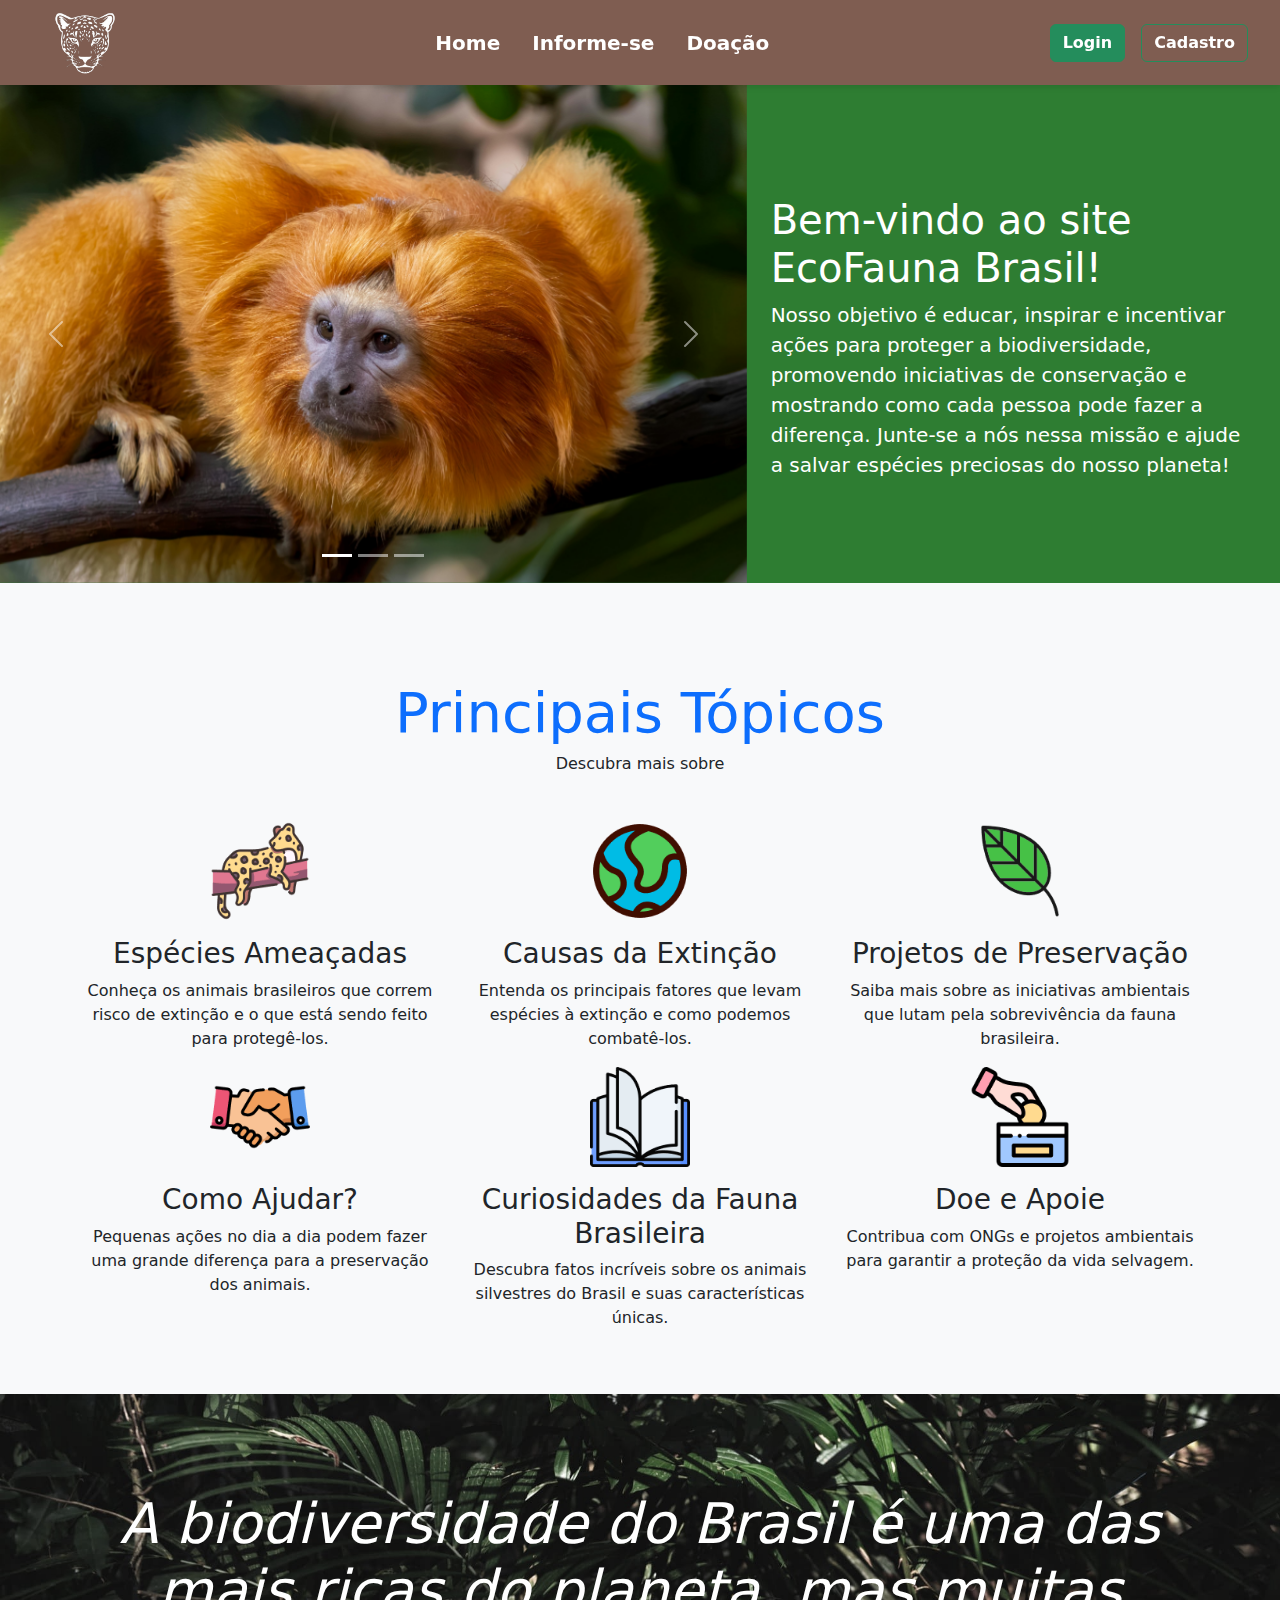
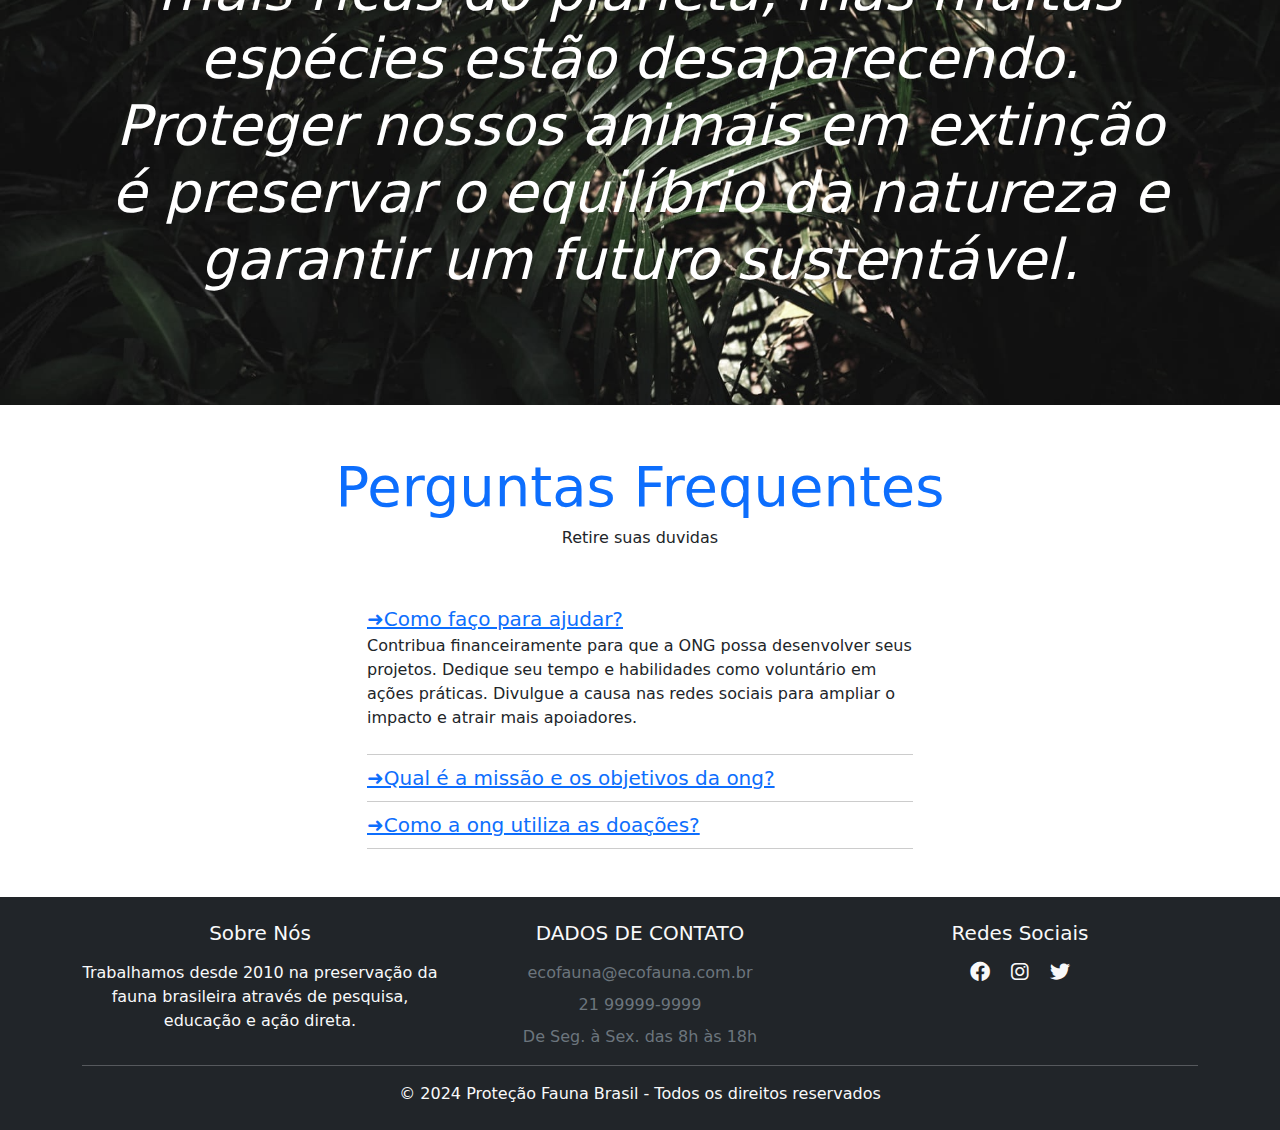
<file: index.html>
<!DOCTYPE html>
<html lang="en">

<head>
   <meta charset="UTF-8">
   <meta name="viewport" content="width=device-width, initial-scale=1.0">
   <title>Sustentabilidade e Consciência Ambiental</title>
   <link href="https://cdn.jsdelivr.net/npm/bootstrap@5.3.3/dist/css/bootstrap.min.css" rel="stylesheet"integrity="sha384-QWTKZyjpPEjISv5WaRU9OFeRpok6YctnYmDr5pNlyT2bRjXh0JMhjY6hW+ALEwIH" crossorigin="anonymous">
   <link rel="stylesheet" href="https://cdnjs.cloudflare.com/ajax/libs/font-awesome/6.0.0/css/all.min.css">
   <link rel="stylesheet" href="style.css">
</head>

<body>

   <!-- barra de navegação -->
   <nav class="navbar navbar-expand-md navbar-dark fixed-top py-0 px-4 box-shadow navigation painel"
      style="background-color: #795548; opacity: 0.95;">
      <a href="/index.html" class="navbar-brand logo">
         <img src="imgs/logo Branca.png" alt="logo" class="img-fluid mx-md-4" style="max-width: 75px;">
      </a>
      <button class="navbar-toggler" type="button" data-bs-toggle="collapse" data-bs-target="#navbarSupportedContent"
         aria-controls="navbarSupportedContent" aria-expanded="false" aria-label="Abrir Navegação">
         <span class="navbar-toggler-icon"></span>
      </button>

      <div class="collapse navbar-collapse" id="navbarSupportedContent">
         <div class="navbar-nav ms-auto">
            <li class="nav-item align-items-center justify-content-center">
               <a class="nav-link text-white fw-bold mx-md-2 custom-nav-link" href="index.html">Home</a>
            </li>
            <li class="nav-item">
               <a class="nav-link text-white fw-bold mx-md-2 custom-nav-link" href="informacoes.html">Informe-se</a>
            </li>
            <li class="nav-item">
               <a class="nav-link text-white fw-bold mx-md-2 custom-nav-link" href="doacao.html">Doação</a>
            </li>
         </div>
         <ul class="navbar-nav ms-auto">
            <li class="nav-item">
               <a class=" btn btn-success text-white fw-bold mx-md-2" href="login.html">Login</a>
            </li>
            <li class="nav-item">
               <a class="btn btn-outline-success text-white fw-bold mx-md-2" href="cadastro.html">Cadastro</a>
            </li>
         </ul>
      </div>
   </nav>

   <!-- Carousel de imagens -->
   <section class="container-fluid">
      <div class="row text-white painel">

         <div class="col-lg-7 p-0">
            <div id="carrouselAnimais" class="carousel slide" data-bs-ride="carousel">
               <div class="carousel-indicators">
                  <button type="button" data-bs-target="#carrouselAnimais" data-bs-slide-to="0" class="active"
                     aria-current="true" aria-label="Slide 1"></button>
                  <button type="button" data-bs-target="#carrouselAnimais" data-bs-slide-to="1"
                     aria-label="Slide 2"></button>
                  <button type="button" data-bs-target="#carrouselAnimais" data-bs-slide-to="2"
                     aria-label="Slide 3"></button>
               </div>
               <div class="carousel-inner">
                  <div class="carousel-item active">
                     <img src="/imgs/carousel-mico-leao-dourado.jpg" class="d-block w-100" alt="imagem-mico-leao-dourado">
                  </div>
                  <div class="carousel-item">
                     <img src="/imgs/carousel-lobo-guara.jpg" class="d-block w-100" alt="imagem-lobo-guara">
                  </div>
                  <div class="carousel-item">
                     <img src="/imgs/carousel-onca-pintada.jpg" class="d-block w-100" alt="imagem-onca-pintada">
                  </div>
               </div>
               <button class="carousel-control-prev" type="button" data-bs-target="#carrouselAnimais"
                  data-bs-slide="prev">
                  <span class="carousel-control-prev-icon" aria-hidden="true"></span>
                  <span class="visually-hidden">Anterior</span>
               </button>
               <button class="carousel-control-next" type="button" data-bs-target="#carrouselAnimais"
                  data-bs-slide="next">
                  <span class="carousel-control-next-icon" aria-hidden="true"></span>
                  <span class="visually-hidden">Próximo</span>
               </button>
            </div>
         </div>
         <div class="col-lg-5 p-4 align-self-center">
            <h1 class="mt-4" style="font-size: 2.5rem !important;">Bem-vindo ao site EcoFauna Brasil!</h1>
            <p class="lead">Nosso objetivo é educar, inspirar e incentivar ações para proteger a biodiversidade,
               promovendo iniciativas de conservação e mostrando como cada pessoa pode fazer a diferença.
               Junte-se a nós nessa missão e ajude a salvar espécies preciosas do nosso planeta!</p>
         </div>
      </div>
   </section>

   <!-- grid de topicos -->
   <section class="py-5 bg-light text-center">
      <div class="container">
         <div class="my-5">
            <h2 class="display-4 text-primary">Principais Tópicos</h2>
            <span class="h6 d-block">Descubra mais sobre</span>
         </div>
         <div class="row">
            <div class="col-xl-4 col-md-6">
               <div style="height: 100px;" class="d-flex justify-content-center mb-3">
                  <img src="/imgs/icone-onca.png" alt="Espécies Ameaçadas">
               </div>
               <h3>Espécies Ameaçadas</h3>
               <p> Conheça os animais brasileiros que correm risco de extinção e o que está sendo feito para
                  protegê-los.</p>
            </div>
            <div class="col-xl-4 col-md-6">
               <div style="height: 100px;" class="d-flex justify-content-center mb-3">
                  <img src="/imgs/icone-globo.png" alt="Causas da Extinção">
               </div>
               <h3>Causas da Extinção</h3>
               <p>Entenda os principais fatores que levam espécies à extinção e como podemos combatê-los.</p>
            </div>
            <div class="col-xl-4 col-md-6">
               <div style="height: 100px;" class="d-flex justify-content-center mb-3">
                  <img src="/imgs/icone-folha.png" alt="Projetos de Preservação">
               </div>
               <h3>Projetos de Preservação</h3>
               <p>Saiba mais sobre as iniciativas ambientais que lutam pela sobrevivência da fauna brasileira.</p>
            </div>
            <div class="col-xl-4 col-md-6">
               <div style="height: 100px;" class="d-flex justify-content-center mb-3">
                  <img src="/imgs/icone-aperto-de-mao.png" alt="Como Ajudar?">
               </div>
               <h3>Como Ajudar?</h3>
               <p>Pequenas ações no dia a dia podem fazer uma grande diferença para a preservação dos animais.</p>
            </div>
            <div class="col-xl-4 col-md-6">
               <div style="height: 100px;" class="d-flex justify-content-center mb-3">
                  <img src="/imgs/icone-abra-o-livro.png" alt="Curiosidades da Fauna Brasileira">
               </div>
               <h3>Curiosidades da Fauna Brasileira</h3>
               <p>Descubra fatos incríveis sobre os animais silvestres do Brasil e suas características únicas.</p>
            </div>
            <div class="col-xl-4 col-md-6">
               <div style="height: 100px;" class="d-flex justify-content-center mb-3">
                  <img src="/imgs/icone-doacao.png" alt="Doe e Apoie">
               </div>
               <h3>Doe e Apoie</h3>
               <p>Contribua com ONGs e projetos ambientais para garantir a proteção da vida selvagem.</p>
            </div>
         </div>
      </div>
   </section>

   <!-- quadro com frase  -->
   <section id="home-quote" class="p-md-5">
      <blockquote class="blockquote text-center text-white p-md-5 p-3">
         <p class="display-4 "><em>
               A biodiversidade do Brasil é uma das mais ricas do planeta, mas muitas espécies estão desaparecendo.
               Proteger nossos animais em extinção é preservar o equilíbrio da natureza e garantir um futuro
               sustentável.
            </em></p>
      </blockquote>
   </section>

   <!-- perguntas frequentes -->
   <section class="container">
      <div class="my-5 text-center">
         <h2 class="display-4 text-primary">Perguntas Frequentes</h2>
         <span class="h6 d-block">Retire suas duvidas</span>
      </div>
      <div class="row justify-content-center pb-5">
         <div class=" col-md-6" id="perguntasFrequentes" data-children=".pergunta">
            <div class="pergunta py-2">
               <a class="lead" data-bs-toggle="collapse" data-bs-parent="#perguntasFrequentes" href="#pergunta1"
                  aria-expanded="false" aria-controls="pergunta1">➜Como faço para ajudar?</a>
               <div id="pergunta1" class="collapse show" role="tabpanel">
                  <p>Contribua financeiramente para que a ONG possa desenvolver seus projetos.
                     Dedique seu tempo e habilidades como voluntário em ações práticas.
                     Divulgue a causa nas redes sociais para ampliar o impacto e atrair mais apoiadores.</p>
               </div>
            </div>
            <div class="dropdown-divider"></div>
            <div class="pergunta py-2">
               <a class="lead" data-bs-toggle="collapse" data-bs-parent="#perguntasFrequentes" href="#pergunta2"
                  aria-expanded="false" aria-controls="pergunta2">➜Qual é a missão e os objetivos da ong?</a>
               <div id="pergunta2" class="collapse" role="tabpanel">
                  <p>Nossa missão é proteger e preservar espécies animais em extinção, 
                     promovendo a conservação dos habitats naturais e incentivando a educação ambiental. 
                     Trabalhamos para sensibilizar a sociedade e influenciar políticas públicas que garantam a sobrevivência desses animais.</p>
               </div>
            </div>
            <div class="dropdown-divider"></div>
            <div class="pergunta py-2">
               <a class="lead" data-bs-toggle="collapse" data-bs-parent="#perguntasFrequentes" href="#pergunta3"
                  aria-expanded="false" aria-controls="pergunta3">➜Como a ong utiliza as doações?</a>
               <div id="pergunta3" class="collapse" role="tabpanel">
                  <p>Todas as doações são direcionadas para projetos de conservação, como pesquisas científicas, 
                     recuperação de habitats e campanhas educativas. Prestamos contas de forma transparente, 
                     garantindo que cada recurso seja investido diretamente na proteção dos animais e na manutenção das áreas naturais onde vivem.</p>
               </div>
            </div>
         </div>
      </div>
   </section>

  <!-- rodapé -->
  <footer class="bg-dark text-light mt-auto py-4">
   <div class="container">
      <div class="row g-4">
         <div class="col-md-4">
            <h5 class="mb-3 text-center">Sobre Nós</h5>
            <p class="text-center">Trabalhamos desde 2010 na preservação da fauna brasileira através de pesquisa, educação e ação direta.
            </p>
         </div>
         <div class="col-md-4 ">
            <h5 class="mb-3 text-center">DADOS DE CONTATO</h5>
            <ul class="list-unstyled text-secondary mb-0 text-center">
               <li class="mb-2 text-center">ecofauna@ecofauna.com.br</li>
               <li class="mb-2 text-center">21 99999-9999</li>
               <li>De Seg. à Sex. das 8h às 18h</li>
            </ul>
         </div>
         <div class="col-md-4">
            <h5 class="mb-3 text-center">Redes Sociais</h5>
            <div class="social-links text-center">
               <a href="#" class="text-light me-3"><i class="fab fa-facebook fa-lg"></i></a>
               <a href="#" class="text-light me-3"><i class="fab fa-instagram fa-lg"></i></a>
               <a href="#" class="text-light"><i class="fab fa-twitter fa-lg"></i></a>
            </div>
         </div>
      </div>
      <hr class="my-3">
      <p class="text-center mb-0">&copy; 2024 Proteção Fauna Brasil - Todos os direitos reservados</p>
   </div>
</footer>

   <script type="text/javascript" src="index.js"></script>
   <script src="https://cdn.jsdelivr.net/npm/bootstrap@5.3.3/dist/js/bootstrap.bundle.min.js"
      integrity="sha384-YvpcrYf0tY3lHB60NNkmXc5s9fDVZLESaAA55NDzOxhy9GkcIdslK1eN7N6jIeHz" crossorigin="anonymous">
   </script>
</body>

</html>
</file>
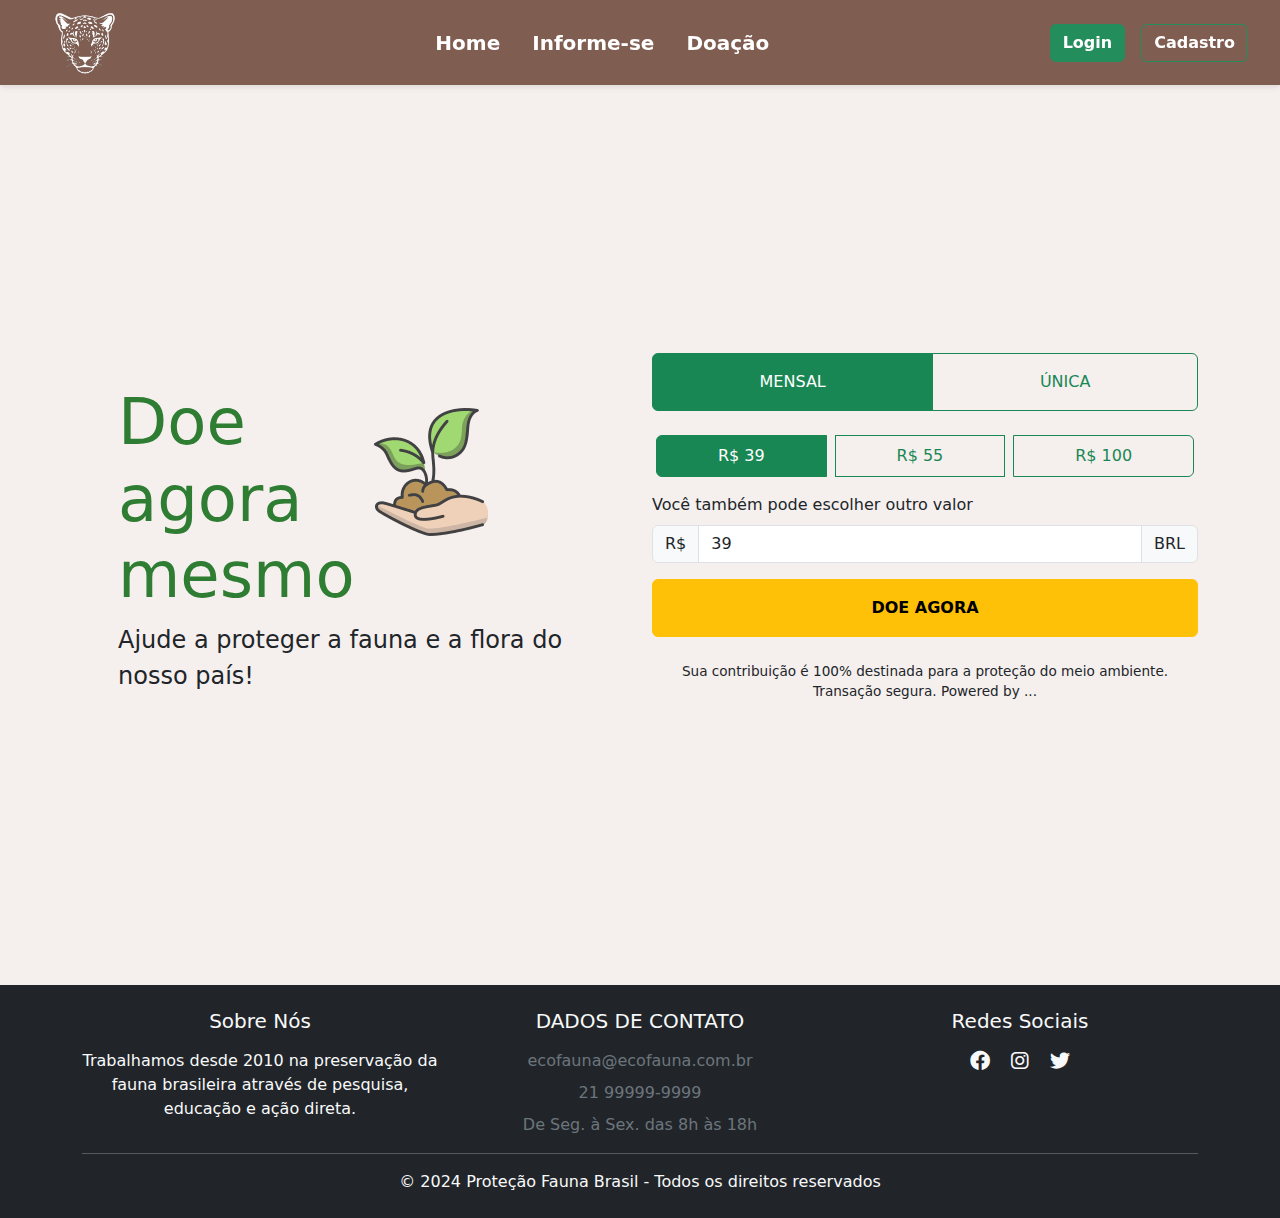
<file: doacao.html>
<!DOCTYPE html>
<html lang="en">

<head>
   <meta charset="UTF-8">
   <meta name="viewport" content="width=device-width, initial-scale=1.0">
   <title>Sustentabilidade e Consciência Ambiental</title>
   <link href="https://cdn.jsdelivr.net/npm/bootstrap@5.3.3/dist/css/bootstrap.min.css" rel="stylesheet"integrity="sha384-QWTKZyjpPEjISv5WaRU9OFeRpok6YctnYmDr5pNlyT2bRjXh0JMhjY6hW+ALEwIH" crossorigin="anonymous">
   <link rel="stylesheet" href="https://cdnjs.cloudflare.com/ajax/libs/font-awesome/6.0.0/css/all.min.css">
   <link rel="stylesheet" href="style.css">
</head>

<body style="background-color: #F5F0EE;">

   <!-- barra de navegação -->
   <nav class="navbar navbar-expand-md navbar-dark fixed-top py-0 px-4 box-shadow navigation painel"
      style="background-color: #795548; opacity: 0.95;">
      <a href="/index.html" class="navbar-brand logo">
         <img src="imgs/logo Branca.png" alt="logo" class="img-fluid mx-md-4" style="max-width: 75px;">
      </a>
      <button class="navbar-toggler" type="button" data-bs-toggle="collapse" data-bs-target="#navbarSupportedContent"
         aria-controls="navbarSupportedContent" aria-expanded="false" aria-label="Abrir Navegação">
         <span class="navbar-toggler-icon"></span>
      </button>

      <div class="collapse navbar-collapse" id="navbarSupportedContent">
         <div class="navbar-nav ms-auto">
            <li class="nav-item align-items-center justify-content-center">
               <a class="nav-link text-white fw-bold mx-md-2 custom-nav-link" href="index.html">Home</a>
            </li>
            <li class="nav-item">
               <a class="nav-link text-white fw-bold mx-md-2 custom-nav-link" href="informacoes.html">Informe-se</a>
            </li>
            <li class="nav-item">
               <a class="nav-link text-white fw-bold mx-md-2 custom-nav-link" href="doacao.html">Doação</a>
            </li>
         </div>
         <ul class="navbar-nav ms-auto">
            <li class="nav-item">
               <a class=" btn btn-success text-white fw-bold mx-md-2" href="login.html">Login</a>
            </li>
            <li class="nav-item">
               <a class="btn btn-outline-success text-white fw-bold mx-md-2" href="cadastro.html">Cadastro</a>
            </li>
         </ul>
      </div>
   </nav>

   <!-- Seção de Doação -->
   <section class="d-flex align-items-center justify-content-center full-height-section">
      <div class="container-xl">
         <div class="row align-items-center">
            <!-- Coluna Esquerda -->
            <div class="col-md-6 d-flex flex-column justify-content-center p-5">
               <div class="row">
                  <div class="col-md-6">
                     <h1 class="mt-4" style="color: #2e7d32; font-size: 4rem !important;">Doe agora mesmo</h1>
                  </div>
                  <div class="col-md-6">
                     <img src="imgs/icone-salve-a-natureza.png" alt="Doe agora mesmo" class="text-center"
                        style="max-width: 17rem; margin-top: 3rem;" />
                  </div>
               </div>
               <p class="fs-4">Ajude a proteger a fauna e a flora do nosso país!</p>
            </div>

            <!-- Coluna Direita -->
            <div class="col-lg-6">
               <!-- Botões de Seleção de Periodicidade -->
               <div class="btn-group w-100 mb-4" role="group" aria-label="Basic radio toggle button group">
                  <input type="radio" class="btn-check" name="btnradio" id="btnradio1" autocomplete="off" checked>
                  <label class="btn btn-outline-success py-3" for="btnradio1">MENSAL</label>
                  <input type="radio" class="btn-check" name="btnradio" id="btnradio2" autocomplete="off">
                  <label class="btn btn-outline-success py-3" for="btnradio2">ÚNICA</label>
               </div>

               <!-- Botões de Valores Fixos -->
               <div class="btn-group d-flex justify-content-between mb-3" role="groupPrice"
                  aria-label="Basic radio toggle button group">
                  <input type="radio" class="btn-check" name="btnradio-valor" id="valor1" value="39" autocomplete="off"
                     checked>
                  <label class="btn btn-outline-success flex-fill mx-1 py-2" for="valor1">R$ 39</label>
                  <input type="radio" class="btn-check" name="btnradio-valor" id="valor2" value="55" autocomplete="off">
                  <label class="btn btn-outline-success flex-fill mx-1 py-2" for="valor2">R$ 55</label>
                  <input type="radio" class="btn-check" name="btnradio-valor" id="valor3" value="100"
                     autocomplete="off">
                  <label class="btn btn-outline-success flex-fill mx-1 py-2" for="valor3">R$ 100</label>
               </div>

               <!-- Campo para Valor Personalizado -->
               <div class="mb-3">
                  <label for="valorPersonalizado" class="form-label">Você também pode escolher outro valor</label>
                  <div class="input-group">
                     <span class="input-group-text">R$</span>
                     <input type="number" class="form-control" id="valorPersonalizado" placeholder="50"
                        aria-label="Valor em Reais">
                     <span class="input-group-text">BRL</span>
                  </div>
               </div>

               <!-- Botão Principal -->
               <button class="btn btn-warning w-100 fw-bold py-3 mb-3" id="btnDoar" style="color: #000;">DOE AGORA</button>

               <!-- Texto de Rodapé do Formulário -->
               <p class="text-center mt-2" style="font-size: 0.85rem;">
                  Sua contribuição é 100% destinada para a proteção do meio ambiente.<br>
                  Transação segura. Powered by ...
               </p>
            </div>
         </div>
      </div>
   </section>

   <!-- rodapé -->
   <footer class="bg-dark text-light mt-auto py-4">
      <div class="container">
         <div class="row g-4">
            <div class="col-md-4">
               <h5 class="mb-3 text-center">Sobre Nós</h5>
               <p class="text-center">Trabalhamos desde 2010 na preservação da fauna brasileira através de pesquisa, educação e ação direta.
               </p>
            </div>
            <div class="col-md-4 ">
               <h5 class="mb-3 text-center">DADOS DE CONTATO</h5>
               <ul class="list-unstyled text-secondary mb-0 text-center">
                  <li class="mb-2 text-center">ecofauna@ecofauna.com.br</li>
                  <li class="mb-2 text-center">21 99999-9999</li>
                  <li>De Seg. à Sex. das 8h às 18h</li>
               </ul>
            </div>
            <div class="col-md-4">
               <h5 class="mb-3 text-center">Redes Sociais</h5>
               <div class="social-links text-center">
                  <a href="#" class="text-light me-3"><i class="fab fa-facebook fa-lg"></i></a>
                  <a href="#" class="text-light me-3"><i class="fab fa-instagram fa-lg"></i></a>
                  <a href="#" class="text-light"><i class="fab fa-twitter fa-lg"></i></a>
               </div>
            </div>
         </div>
         <hr class="my-3">
         <p class="text-center mb-0">&copy; 2024 Proteção Fauna Brasil - Todos os direitos reservados</p>
      </div>
   </footer>

   <div class="modal fade" id="doacaoModal" tabindex="-1" aria-labelledby="doacaoModalLabel" aria-hidden="true">
      <div class="modal-dialog">
      <div class="modal-content">
         <div class="modal-header">
            <h5 class="modal-title" id="doacaoModalLabel">Confirmação de Doação✅</h5>
            <button type="button" class="btn-close" data-bs-dismiss="modal" aria-label="Close"></button>
         </div>
         <div class="modal-body">
            <p id="modalMessage"></p>
         </div>
         <div class="modal-footer">
            <button type="button" class="btn btn-secondary" data-bs-dismiss="modal">Fechar</button>
         </div>
      </div>
      </div>
   </div>

   <div id="valorError" class="alert alert-danger d-none mt-2"></div>

   <script src="index.js" defer></script>
   <script src="https://cdn.jsdelivr.net/npm/bootstrap@5.3.3/dist/js/bootstrap.bundle.min.js"
      integrity="sha384-YvpcrYf0tY3lHB60NNkmXc5s9fDVZLESaAA55NDzOxhy9GkcIdslK1eN7N6jIeHz" crossorigin="anonymous">
   </script>
</body>

</html>
</file>
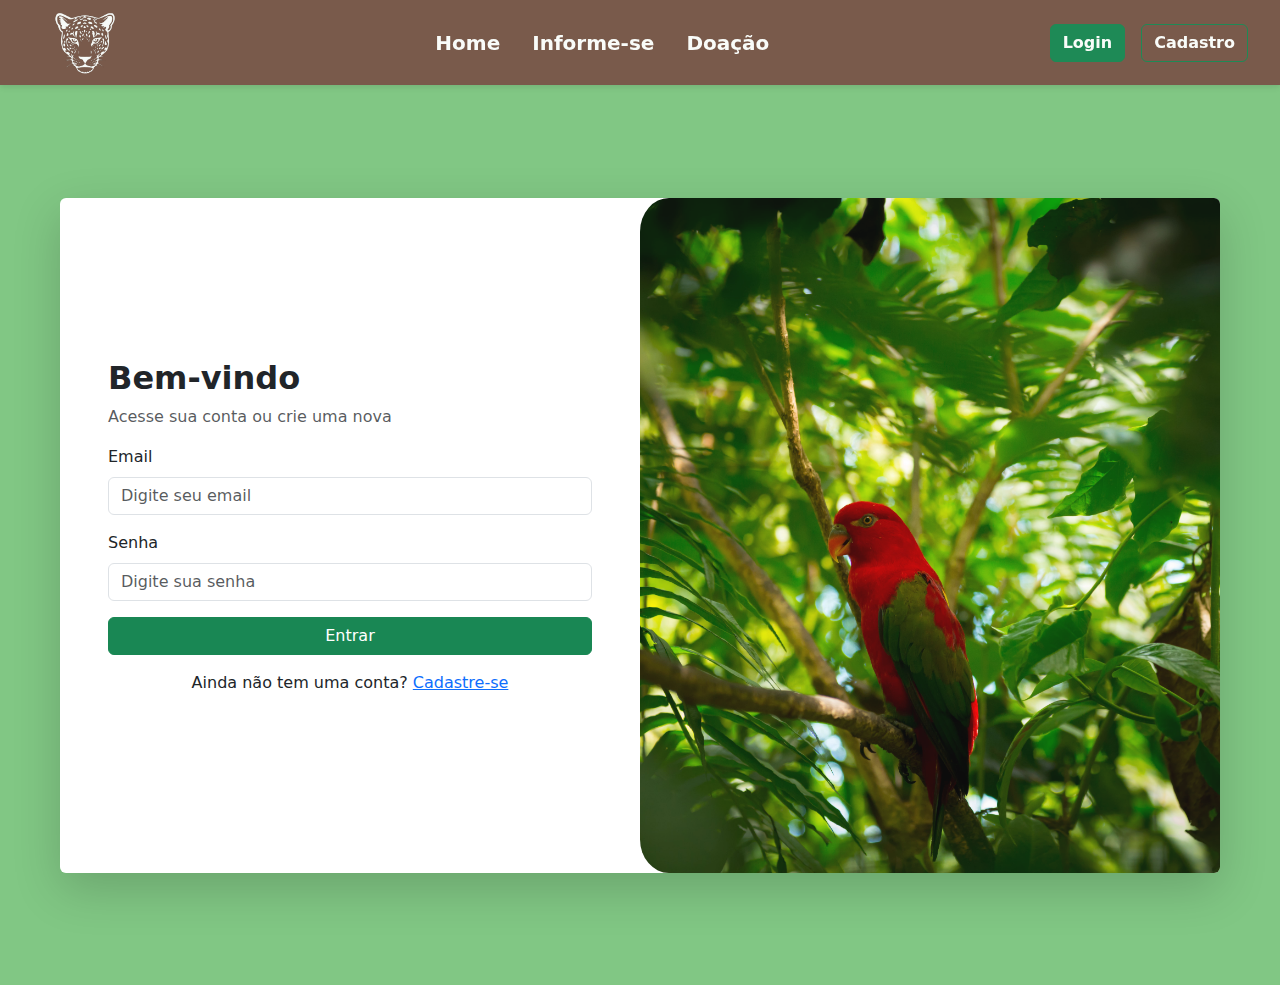
<file: login.html>
<!DOCTYPE html>
<html lang="en">
<head>
    <meta charset="UTF-8">
    <meta name="viewport" content="width=device-width, initial-scale=1.0">
    <title>Login</title>
    <link href="https://cdn.jsdelivr.net/npm/bootstrap@5.3.3/dist/css/bootstrap.min.css" rel="stylesheet">
    <link rel="stylesheet" href="style.css">
</head>
<body style="background-color: #81c784;">
  <!-- barra de navegação -->
  <nav class="navbar navbar-expand-md navbar-dark fixed-top py-0 px-4 box-shadow navigation painel" style="background-color: #795548; opacity: 0.95;"> 
    <a href="/index.html" class="navbar-brand logo">
        <img src="imgs/logo Branca.png" alt="logo" class="img-fluid mx-md-4" style="max-width: 75px;">
    </a>
    <button class="navbar-toggler" type="button" data-bs-toggle="collapse" data-bs-target="#navbarSupportedContent" aria-controls="navbarSupportedContent" aria-expanded="false" aria-label="Abrir Navegação">
        <span class="navbar-toggler-icon"></span>
    </button>

    <div class="collapse navbar-collapse" id="navbarSupportedContent">
        <div class="navbar-nav ms-auto">
            <li class="nav-item align-items-center justify-content-center">
                <a class="nav-link text-white fw-bold mx-md-2 custom-nav-link" href="index.html">Home</a>
            </li>
            <li class="nav-item">
                <a class="nav-link text-white fw-bold mx-md-2 custom-nav-link" href="informacoes.html">Informe-se</a>
            </li>
            <li class="nav-item">
                <a class="nav-link text-white fw-bold mx-md-2 custom-nav-link" href="doacao.html">Doação</a>
            </li>
        </div>
        <ul class="navbar-nav ms-auto">
            <li class="nav-item">
                <a class=" btn btn-success text-white fw-bold mx-md-2" href="login.html">Login</a>
            </li>
            <li class="nav-item">
                <a class="btn btn-outline-success text-white fw-bold mx-md-2" href="cadastro.html">Cadastro</a>
            </li>
        </ul>
    </div>
</nav>
    <!-- formulario de login -->
    <section class="d-flex align-items-center justify-content-center" >
        <div class="container-fluid vh-100 d-flex align-items-center justify-content-center">
            <div class="row login-container w-100 m-5 shadow-lg rounded overflow-hidden">
                
                <div class="col-md-6 col-sl-10 p-5 bg-white d-flex flex-column justify-content-center">
                    <h2 class="fw-bold text-dark">Bem-vindo</h2>
                    <p class="text-muted">Acesse sua conta ou crie uma nova</p>
                    
                    <form id="loginForm">
                        <div class="mb-3">
                            <label for="email" class="form-label">Email</label>
                            <input type="email" id="email" class="form-control form-input" placeholder="Digite seu email" required>
                        </div>
                        <div class="mb-3">
                            <label for="password" class="form-label">Senha</label>
                            <input type="password" id="password" class="form-control form-input" placeholder="Digite sua senha" required>
                        </div>
                        <button type="submit" class="btn btn-success w-100" >Entrar</button>
                        <p class="mt-3 text-center create-account">Ainda não tem uma conta? <a href="cadastro.html">Cadastre-se</a></p>
                    </form>
                    <div id="message" class="alert mt-3" style="display: none;"></div>
                </div>
                <div class="col-md-6 d-none d-md-flex align-items-center justify-content-center position-relative" 
                    style="background-color: #ffffff; padding: 0px; margin: 0px;">
                    
                    <img src="imgs/passaro.jpg"
                        class="position-absolute w-100 h-100 object-fit-cover"
                        style="opacity: 0.95; margin:0px; border-radius: 5% 0 0 5%; width: 100%;">
                </div>
                </div>
            </div>
        </div>
    </section>
    
    <script src="script.js" defer></script>
    <script src="https://cdn.jsdelivr.net/npm/bootstrap@5.3.3/dist/js/bootstrap.bundle.min.js"></script>
</body>
</html>
</file>
<file: style.css>
.box-shadow {
   box-shadow: 0 2px 4px 0 rgba(0, 0, 0, .05),
      0 4px 8px 0 rgba(0, 0, 0, .05);
}

.border-radius {
   border-radius: 30px;
   opacity: 0.8;
}

.logo {
   color: #ffff;
}

.text-shadow {
   text-shadow: 1px 1px 2px black;
}

.painel {
   background-color: #2e7d32;
}

.login-container {
   height: 75vh;
}

.cadastro-container {
   height: 85vh;
}

.pergunta {
   border-bottom: 1px solid rgba(0, 0, 0, .2);
}

.full-height-section {
   min-height: 100vh;

}

.btn-outline-success {
   transition: all 0.7s ease;
}


.doacao-title {
   color: #2e7d32;

}

body {

   padding-top: 85px;


}

#home-quote {

   background: url('imgs/fundo-floresta.jpg') center center;
   background-size: cover;
   filter: saturate(50%);
   height: max-content;

}

.card:hover {

   transform: scale(1.05);
   transition: all 0.3s ease;
}

.custom-nav-link:hover {

   transform: scale(1.12);
   transition: all 0.3s ease;
}

@media (max-width: 767px) {
   .login-container {
      margin: 0 !important;
      width: 100% !important;
      max-width: 95vw;
   }

   .cadastro-container {
      margin: 0 !important;
      height: 85%;
      width: 100% !important;
      max-width: 95vw;
   }

   .container-fluid {
      padding-left: 0 !important;
      padding-right: 0 !important;
   }

   .navbar-nav .btn {
      background-color: transparent !important;
      border-color: transparent !important;
      padding: 0;
      color: inherit !important;
   }

   .navbar-nav .btn-success {
      color: #fff !important;
      margin-top: 0.5rem;
   }

   .navbar-nav .btn-outline-success {
      color: #fff !important;
      margin-top: 1rem;
      margin-bottom: 0.5rem;
   }

   .navbar-nav .btn:hover {
      text-decoration: underline;
   }

   .create-account {
      font-size: 0.8rem;
   }

   .form-input{
      border-color: rgba(105, 105, 105, 0.767);

   }


}


/* @media (max-width: 767px) {
    .navbar-nav .btn {
        background-color: transparent !important;
        border-color: transparent !important;
        padding: 0;
        color: inherit !important;
    }
    
    .navbar-nav .btn-success {
        color: #fff !important;
        margin-top: 0.5rem;
    }
    .navbar-nav .btn-outline-success {
        color: #fff !important;
        margin-top: 1rem;
        margin-bottom: 0.5rem;
    }
    
    .navbar-nav .btn:hover {
        text-decoration: underline;
    }
} */

@media (min-width: 768px) {
   .custom-nav-link {
      font-size: 1.25rem !important;
   }
}

@media (max-width: 768px) {
   #home-quote .display-4 {
      font-size: 1.8rem;
   }

   body {
      padding-top: 0px;
   }

   .fixed-top {
      position: relative;
   }
}
</file>
